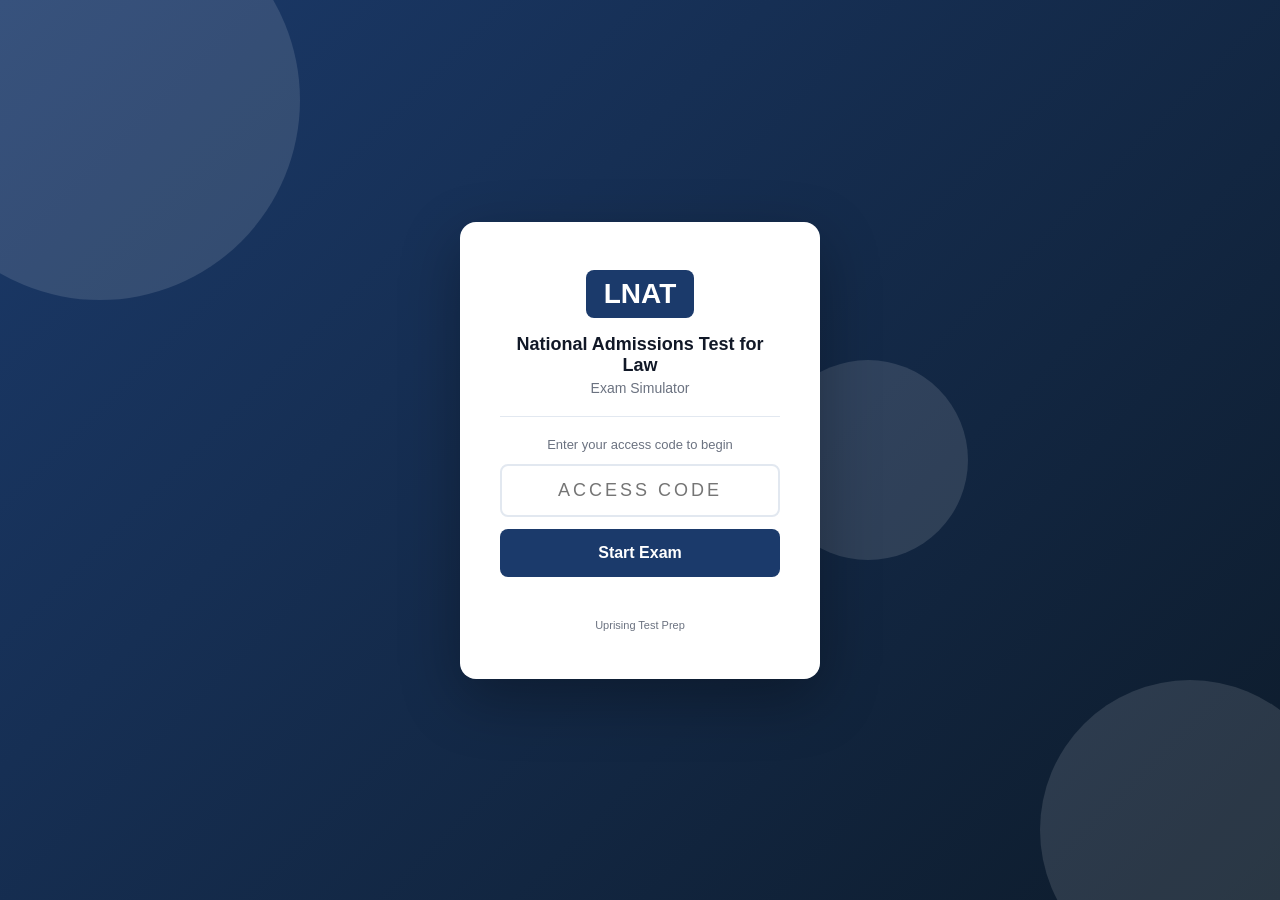
<file: index.html>
<!DOCTYPE html>
<html lang="en">
<head>
  <meta charset="UTF-8" />
  <meta name="viewport" content="width=device-width, initial-scale=1.0, viewport-fit=cover" />
  <meta name="apple-mobile-web-app-capable" content="yes" />
  <meta name="apple-mobile-web-app-status-bar-style" content="black-translucent" />
  <title>LNAT Exam Simulator</title>
  <link rel="stylesheet" href="style.css" />
</head>
<body>

<div id="access-gate">
  <div class="gate-bg-shapes">
    <div class="shape shape-1"></div>
    <div class="shape shape-2"></div>
    <div class="shape shape-3"></div>
  </div>
  <div class="gate-card">
    <div class="gate-logo">
      <div class="logo-badge">LNAT</div>
    </div>
    <h1 class="gate-title">National Admissions Test for Law</h1>
    <p class="gate-subtitle">Exam Simulator</p>
    <div class="gate-divider"></div>
    <p class="gate-instruction">Enter your access code to begin</p>
    <input type="text" id="access-code-input" class="gate-input"
           placeholder="Access Code" autocomplete="off"
           maxlength="20" spellcheck="false" />
    <button id="access-btn" class="gate-btn">Start Exam</button>
    <p id="access-error" class="gate-error"></p>
    <p class="gate-hint">Uprising Test Prep</p>
  </div>
</div>

<div id="app" style="display:none">
  <header class="top-bar">
    <div class="bar-left">
      <span class="bar-logo">LNAT</span>
      <span class="bar-title">Exam Simulator</span>
    </div>
    <div class="bar-right">
      <span class="bar-timer" id="timer-display">--:--</span>
      <button class="bar-btn" id="flag-btn">Flag</button>
      <button class="bar-btn bar-btn-primary" id="submit-btn">
        <span class="btn-full">Submit Exam</span>
        <span class="btn-short">Submit</span>
      </button>
    </div>
  </header>

  <div class="progress-strip">
    <div class="progress-bar" id="progress-bar"></div>
  </div>

  <main class="exam-main">
    <div class="question-panel">
      <div class="q-meta">
        <span id="q-counter"></span>
        <span id="q-domain" class="q-domain-tag"></span>
        <span id="q-flag-indicator" class="flag-chip" style="display:none">Flagged</span>
      </div>
      <div id="q-passage-wrap" class="q-passage-wrap" style="display:none;">
        <div id="q-passage-title" class="q-passage-title"></div>
        <p id="q-passage-text" class="q-passage-text"></p>
      </div>
      <div id="q-image-wrap" style="display:none; margin-bottom:14px;"></div>
      <p id="question-text" class="q-text"></p>
      <div id="options-list" class="options-list"></div>
      <div id="explanation-box" class="explanation-box" style="display:none">
        <div class="explanation-label">Explanation</div>
        <p id="explanation-text" class="explanation-text"></p>
      </div>
    </div>
    <div class="nav-bar">
      <button class="nav-btn" id="prev-btn">&#8592; Prev</button>
      <button class="nav-btn nav-btn-map" id="map-btn">Question Map</button>
      <button class="nav-btn nav-btn-next" id="next-btn">Next &#8594;</button>
    </div>
  </main>
</div>

<!-- Question Map Modal -->
<div id="map-modal" style="display:none">
  <div class="map-backdrop" id="map-backdrop"></div>
  <div class="map-panel">
    <div class="map-header">
      <span class="map-title">Question Map</span>
      <button id="map-close" class="map-close-btn">&#x2715; Close</button>
    </div>
    <div class="map-legend">
      <span class="leg-item"><span class="leg-swatch leg-answered"></span>Answered</span>
      <span class="leg-item"><span class="leg-swatch leg-flagged"></span>Flagged</span>
      <span class="leg-item"><span class="leg-swatch leg-unanswered"></span>Unanswered</span>
    </div>
    <div id="q-grid" class="q-grid"></div>
  </div>
</div>

<div id="results-screen" style="display:none">
  <div class="results-card">
    <div class="res-header">
      <div class="res-badge">LNAT</div>
      <h2 id="res-status" class="res-status"></h2>
      <p id="res-score" class="res-score"></p>
    </div>
    <div id="res-domains" class="res-domains"></div>
    <button id="res-review-btn" class="res-btn">Review Answers</button>
    <button id="res-restart-btn" class="res-btn res-btn-secondary">Restart</button>
  </div>
</div>

<script src="questions.js"></script>
<script src="app.js"></script>
</body>
</html>
</file>
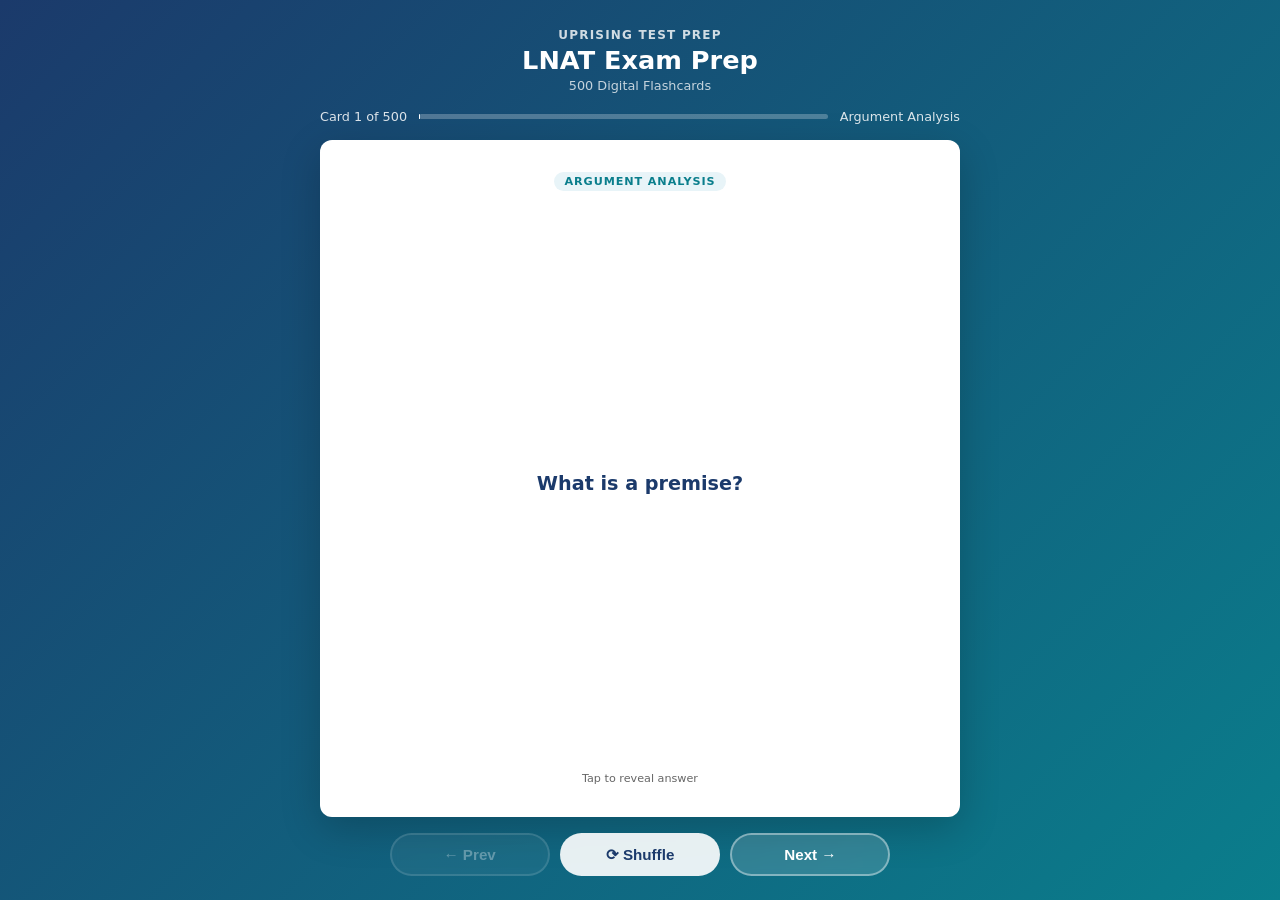
<file: flashcards/index.html>
<!DOCTYPE html>
<html lang="en">
<head>
  <meta charset="UTF-8">
  <meta name="viewport" content="width=device-width, initial-scale=1.0">
  <title>LNAT Exam Prep — Flashcards</title>
  <style>
    :root {
      --blue:   #1B3A6B;
      --teal:   #0A7E8C;
      --ltblue: #E8F4F8;
      --white:  #FFFFFF;
      --text:   #1A1A1A;
      --muted:  #666;
      --radius: 12px;
    }
    * { box-sizing: border-box; margin: 0; padding: 0; }
    html, body { height: 100%; }
    body {
      font-family: 'Segoe UI', system-ui, sans-serif;
      background: linear-gradient(135deg, var(--blue) 0%, var(--teal) 100%);
      min-height: 100dvh;
      display: flex;
      flex-direction: column;
      align-items: center;
      padding: 1.25rem 1rem 1rem;
      gap: 0.75rem;
      overflow-x: hidden;
    }
    header { text-align: center; color: #fff; flex-shrink: 0; }
    header .brand { font-size: 0.75rem; font-weight: 700; letter-spacing: 0.1em; opacity: 0.8; text-transform: uppercase; }
    header h1 { font-size: 1.3rem; font-weight: 800; margin-top: 0.2rem; }
    header .subtitle { font-size: 0.8rem; opacity: 0.75; margin-top: 0.15rem; }
    #progress-info {
      display: flex; align-items: center; gap: 0.75rem;
      color: rgba(255,255,255,0.85); font-size: 0.8rem;
      flex-shrink: 0; width: 100%; max-width: 640px;
    }
    #progress-bar-track {
      flex: 1; background: rgba(255,255,255,0.25);
      border-radius: 4px; height: 5px;
    }
    #progress-bar-fill { height: 100%; background: #fff; border-radius: 4px; transition: width 0.3s; }
    .card-scene {
      width: 100%; max-width: 640px;
      perspective: 1200px;
      cursor: pointer;
      flex: 1; min-height: 0;
      display: flex; flex-direction: column;
    }
    .card-inner {
      position: relative; width: 100%;
      flex: 1; min-height: 0;
      transition: transform 0.55s cubic-bezier(.4,0,.2,1);
      transform-style: preserve-3d;
    }
    .card-scene.flipped .card-inner { transform: rotateY(180deg); }
    .card-face {
      position: absolute; inset: 0;
      backface-visibility: hidden; -webkit-backface-visibility: hidden;
      border-radius: var(--radius);
      display: flex; flex-direction: column;
      padding: 1.5rem 1.75rem;
      box-shadow: 0 12px 40px rgba(0,0,0,0.2);
      overflow: hidden;
    }
    .card-front { background: var(--white); align-items: center; justify-content: center; }
    .card-back  { background: var(--ltblue); transform: rotateY(180deg); }
    .card-badge {
      font-size: 0.7rem; font-weight: 700; text-transform: uppercase;
      letter-spacing: 0.08em;
      background: var(--ltblue); color: var(--teal);
      padding: 0.2rem 0.65rem; border-radius: 20px;
      margin-bottom: 0.85rem; flex-shrink: 0;
    }
    .card-back .card-badge { background: rgba(10,126,140,0.12); }
    .card-front .q-text {
      font-size: 1.1rem; font-weight: 600; color: var(--blue); line-height: 1.55;
      text-align: center; overflow-y: auto; flex: 1;
      display: flex; align-items: center; justify-content: center;
      scrollbar-width: thin; scrollbar-color: rgba(27,58,107,0.3) transparent;
    }
    .card-back .a-label { font-size: 0.7rem; font-weight: 700; color: var(--teal); text-transform: uppercase; letter-spacing: 0.08em; margin-bottom: 0.4rem; flex-shrink: 0; }
    .card-back .a-text  {
      font-size: 0.975rem; color: var(--text); line-height: 1.65;
      overflow-y: auto; flex: 1; min-height: 0; padding-right: 4px;
      scrollbar-width: thin; scrollbar-color: rgba(10,126,140,0.4) transparent;
    }
    .card-back .a-text::-webkit-scrollbar { width: 4px; }
    .card-back .a-text::-webkit-scrollbar-track { background: transparent; }
    .card-back .a-text::-webkit-scrollbar-thumb { background: rgba(10,126,140,0.4); border-radius: 4px; }
    .tap-hint { flex-shrink: 0; margin-top: 0.6rem; font-size: 0.7rem; color: var(--muted); text-align: center; }
    .card-back .tap-hint { color: var(--teal); opacity: 0.7; }
    .controls {
      display: flex; gap: 0.65rem; flex-wrap: nowrap;
      justify-content: center; flex-shrink: 0;
      width: 100%; max-width: 640px;
      padding-bottom: env(safe-area-inset-bottom, 0px);
    }
    .btn {
      padding: 0.6rem 1.2rem; border-radius: 50px;
      border: 2px solid rgba(255,255,255,0.4);
      background: rgba(255,255,255,0.15); color: #fff;
      font-weight: 700; font-size: 0.875rem; cursor: pointer;
      transition: all 0.2s; backdrop-filter: blur(4px);
      white-space: nowrap; flex: 1; max-width: 160px;
    }
    .btn:hover { background: rgba(255,255,255,0.3); border-color: rgba(255,255,255,0.7); }
    .btn:active { transform: scale(0.96); }
    .btn:disabled { opacity: 0.35; cursor: not-allowed; }
    .btn.btn-primary { background: rgba(255,255,255,0.9); color: var(--blue); border-color: transparent; }
    .btn.btn-primary:hover { background: #fff; }
    #loading { color: rgba(255,255,255,0.8); font-size: 1rem; text-align: center; padding: 3rem; flex: 1; }
    @media (min-width: 768px) {
      body { padding: 1.75rem 1.5rem 1.5rem; gap: 1rem; }
      header h1 { font-size: 1.6rem; }
      .card-face { padding: 2rem 2.5rem; }
      .card-front .q-text { font-size: 1.2rem; }
      .card-back .a-text { font-size: 1.05rem; }
      .btn { font-size: 0.95rem; padding: 0.65rem 1.4rem; }
    }
    @media (max-width: 380px) {
      body { padding: 0.75rem; gap: 0.5rem; }
      header .brand { font-size: 0.65rem; }
      header h1 { font-size: 1.1rem; }
      header .subtitle { display: none; }
      .card-face { padding: 1rem 1.1rem; }
      .card-front .q-text { font-size: 0.975rem; }
      .card-back .a-text { font-size: 0.875rem; }
      .btn { font-size: 0.8rem; padding: 0.5rem 0.75rem; }
    }
  </style>
</head>
<body>
<header>
  <div class="brand">Uprising Test Prep</div>
  <h1>LNAT Exam Prep</h1>
  <div class="subtitle">500 Digital Flashcards</div>
</header>
<div id="progress-info">
  <span id="card-counter">Card 1 of 500</span>
  <div id="progress-bar-track"><div id="progress-bar-fill" style="width:0%"></div></div>
  <span id="domain-label"></span>
</div>
<div id="loading">Loading flashcards...</div>
<div class="card-scene" id="card-scene" style="display:none" onclick="flipCard()">
  <div class="card-inner" id="card-inner">
    <div class="card-face card-front">
      <div class="card-badge" id="front-badge"></div>
      <div class="q-text" id="q-text"></div>
      <div class="tap-hint">Tap to reveal answer</div>
    </div>
    <div class="card-face card-back">
      <div class="card-badge" id="back-badge">Answer</div>
      <div class="a-label">Answer</div>
      <div class="a-text" id="a-text"></div>
      <div class="tap-hint">Tap to flip back</div>
    </div>
  </div>
</div>
<div class="controls" id="controls" style="display:none">
  <button class="btn" id="prev-btn" onclick="event.stopPropagation();move(-1)" disabled>&#8592; Prev</button>
  <button class="btn btn-primary" onclick="event.stopPropagation();shuffleCards()">&#10227; Shuffle</button>
  <button class="btn" id="next-btn" onclick="event.stopPropagation();move(1)">Next &#8594;</button>
</div>
<script>
const DOMAIN_LABELS = {
  argument_analysis: "Argument Analysis",
  analysis_and_interpretation: "Analysis and Interpretation",
  literary_style_and_word_choice: "Literary Style and Word Choice",
};
let cards   = [];
let current = 0;
async function init() {
  try {
    const res = await fetch('flashcards.json');
    if (!res.ok) throw new Error('Network error');
    cards = await res.json();
    document.getElementById('loading').style.display    = 'none';
    document.getElementById('card-scene').style.display = 'flex';
    document.getElementById('controls').style.display   = 'flex';
    show();
  } catch (e) {
    document.getElementById('loading').textContent = 'Error loading flashcards. Please try refreshing.';
  }
}
function domainLabel(key) {
  return DOMAIN_LABELS[key] || key.replace(/_/g, ' ').replace(/\b\w/g, c => c.toUpperCase());
}
function show() {
  const c = cards[current];
  document.getElementById('card-scene').classList.remove('flipped');
  document.getElementById('a-text').scrollTop = 0;
  const label = domainLabel(c.domain || c.chapter || '');
  document.getElementById('q-text').textContent       = c.front;
  document.getElementById('a-text').textContent       = c.back;
  document.getElementById('front-badge').textContent  = label;
  document.getElementById('back-badge').textContent   = label;
  document.getElementById('card-counter').textContent = `Card ${current+1} of ${cards.length}`;
  document.getElementById('domain-label').textContent = label;
  document.getElementById('progress-bar-fill').style.width = `${((current+1)/cards.length*100).toFixed(1)}%`;
  document.getElementById('prev-btn').disabled = current === 0;
  document.getElementById('next-btn').disabled = current === cards.length - 1;
}
function flipCard() { document.getElementById('card-scene').classList.toggle('flipped'); }
function move(dir) {
  const next = current + dir;
  if (next < 0 || next >= cards.length) return;
  current = next; show();
}
function shuffleCards() {
  for (let i = cards.length - 1; i > 0; i--) {
    const j = Math.floor(Math.random() * (i+1));
    [cards[i], cards[j]] = [cards[j], cards[i]];
  }
  current = 0; show();
}
document.addEventListener('keydown', e => {
  if (e.key === 'ArrowRight' || e.key === 'ArrowDown') move(1);
  else if (e.key === 'ArrowLeft' || e.key === 'ArrowUp') move(-1);
  else if (e.key === ' ' || e.key === 'Enter') { e.preventDefault(); flipCard(); }
});
init();
</script>
</body>
</html>
</file>
<file: style.css>
/* LNAT Exam Simulator — Styles */
:root {
  --primary:   #1B3A6B;
  --pass:      #059669;
  --fail:      #DC2626;
  --bg:        #F3F4F8;
  --card:      #FFFFFF;
  --border:    #E2E8F0;
  --text:      #111827;
  --muted:     #6B7280;
  --radius:    10px;
}
*, *::before, *::after { box-sizing: border-box; margin: 0; padding: 0; }
body {
  font-family: -apple-system, BlinkMacSystemFont, "Segoe UI", sans-serif;
  background: var(--bg);
  color: var(--text);
  height: 100vh;
  height: 100dvh;
  overflow: hidden;
  -webkit-text-size-adjust: 100%;
}

/* ── Access Gate ─────────────────────────────────────────────────────────── */
#access-gate {
  display: flex;
  align-items: center;
  justify-content: center;
  height: 100vh;
  height: 100dvh;
  background: linear-gradient(135deg, var(--primary) 0%, #0d1b2a 100%);
  position: relative;
  overflow: hidden;
  padding: 20px;
  padding-top: max(20px, env(safe-area-inset-top));
  padding-bottom: max(20px, env(safe-area-inset-bottom));
}
.gate-bg-shapes { position: absolute; inset: 0; pointer-events: none; }
.shape { position: absolute; border-radius: 50%; opacity: .12; background: #fff; }
.shape-1 { width: 400px; height: 400px; top: -100px; left: -100px; }
.shape-2 { width: 300px; height: 300px; bottom: -80px; right: -60px; }
.shape-3 { width: 200px; height: 200px; top: 40%; left: 60%; }
.gate-card {
  background: #fff;
  border-radius: 16px;
  padding: 48px 40px;
  text-align: center;
  width: 100%;
  max-width: 360px;
  position: relative;
  z-index: 1;
  box-shadow: 0 20px 60px rgba(0,0,0,.3);
}
.logo-badge {
  display: inline-block;
  background: var(--primary);
  color: #fff;
  font-weight: 800;
  font-size: 28px;
  padding: 8px 18px;
  border-radius: 8px;
}
.gate-title { font-size: 18px; font-weight: 700; margin-top: 16px; color: var(--text); }
.gate-subtitle { color: var(--muted); font-size: 14px; margin-top: 4px; }
.gate-divider { height: 1px; background: var(--border); margin: 20px 0; }
.gate-instruction { font-size: 13px; color: var(--muted); margin-bottom: 12px; }
.gate-input {
  width: 100%;
  padding: 14px 16px;
  border: 2px solid var(--border);
  border-radius: 8px;
  font-size: 18px;
  text-align: center;
  text-transform: uppercase;
  letter-spacing: 3px;
  outline: none;
}
.gate-input:focus { border-color: var(--primary); }
.gate-btn {
  width: 100%;
  margin-top: 12px;
  padding: 15px;
  background: var(--primary);
  color: #fff;
  border: none;
  border-radius: 8px;
  font-size: 16px;
  font-weight: 600;
  cursor: pointer;
  -webkit-tap-highlight-color: transparent;
}
.gate-btn:hover { opacity: .9; }
.gate-error { color: var(--fail); font-size: 13px; margin-top: 8px; min-height: 18px; }
.gate-hint { color: var(--muted); font-size: 11px; margin-top: 16px; }

/* ── App shell ───────────────────────────────────────────────────────────── */
#app {
  display: flex;
  flex-direction: column;
  height: 100vh;
  height: 100dvh;
  padding-top: env(safe-area-inset-top);
}
.top-bar {
  display: flex;
  justify-content: space-between;
  align-items: center;
  background: var(--primary);
  color: #fff;
  padding: 0 20px;
  padding-left: max(20px, env(safe-area-inset-left));
  padding-right: max(20px, env(safe-area-inset-right));
  height: 52px;
  flex-shrink: 0;
  gap: 8px;
}
.bar-left { display: flex; align-items: center; gap: 8px; min-width: 0; }
.bar-logo { font-weight: 800; font-size: 18px; flex-shrink: 0; }
.bar-title { font-size: 14px; opacity: .8; white-space: nowrap; overflow: hidden; text-overflow: ellipsis; }
.bar-right { display: flex; align-items: center; gap: 8px; flex-shrink: 0; }
.bar-timer {
  font-variant-numeric: tabular-nums;
  font-size: 16px;
  font-weight: 600;
  min-width: 68px;
  text-align: right;
}
.bar-btn {
  padding: 7px 13px;
  background: rgba(255,255,255,.15);
  border: 1px solid rgba(255,255,255,.3);
  color: #fff;
  border-radius: 6px;
  cursor: pointer;
  font-size: 13px;
  white-space: nowrap;
  -webkit-tap-highlight-color: transparent;
  touch-action: manipulation;
}
.bar-btn:hover { background: rgba(255,255,255,.25); }
.bar-btn-primary {
  background: #fff;
  color: var(--primary);
  border-color: #fff;
  font-weight: 600;
}
.bar-btn-primary:hover { background: #f0f0f0; }
.btn-short { display: none; }
.btn-full  { display: inline; }

.progress-strip { height: 4px; background: rgba(0,0,0,.1); flex-shrink: 0; }
.progress-bar   { height: 100%; background: #4ade80; transition: width .3s; }

/* ── Main exam area ──────────────────────────────────────────────────────── */
.exam-main {
  flex: 1;
  overflow: hidden;
  display: flex;
  flex-direction: column;
  padding: 16px 20px 0;
  padding-left: max(16px, env(safe-area-inset-left));
  padding-right: max(16px, env(safe-area-inset-right));
  min-height: 0;
}
.question-panel { flex: 1; overflow-y: auto; padding-bottom: 12px; -webkit-overflow-scrolling: touch; }
.q-meta {
  display: flex;
  align-items: center;
  gap: 8px;
  margin-bottom: 12px;
  font-size: 13px;
  color: var(--muted);
  flex-wrap: wrap;
}
.q-domain-tag {
  background: var(--primary);
  color: #fff;
  padding: 2px 8px;
  border-radius: 4px;
  font-size: 11px;
  font-weight: 600;
}
.flag-chip {
  background: #FEF3C7;
  color: #92400E;
  padding: 2px 8px;
  border-radius: 4px;
  font-size: 11px;
  font-weight: 600;
}
.q-image {
  max-width: 100%;
  height: auto;
  border-radius: 6px;
  border: 1px solid var(--border);
  display: block;
  margin-bottom: 14px;
}
.q-passage-wrap {
  background: var(--light, #EEF3FF);
  border: 1px solid var(--border);
  border-left: 4px solid var(--primary, #1B3A6B);
  border-radius: 6px;
  padding: 16px 18px;
  margin-bottom: 18px;
  max-height: 320px;
  overflow-y: auto;
}
.q-passage-title { font-weight: 700; font-size: 14px; margin-bottom: 8px; color: var(--primary, #1B3A6B); }
.q-passage-text { font-size: 14px; line-height: 1.6; white-space: pre-wrap; margin: 0; }
.q-text { font-size: 16px; line-height: 1.65; margin-bottom: 20px; }
.options-list { display: flex; flex-direction: column; gap: 10px; }
.option {
  display: flex;
  align-items: flex-start;
  gap: 12px;
  padding: 15px 16px;
  background: var(--card);
  border: 2px solid var(--border);
  border-radius: var(--radius);
  cursor: pointer;
  transition: .15s;
  -webkit-tap-highlight-color: transparent;
  touch-action: manipulation;
  min-height: 52px;
}
.option:hover  { border-color: var(--primary); background: #F8FAFF; }
.option.selected  { border-color: var(--primary); background: #EEF3FF; }
.option.correct   { border-color: #059669; background: #ECFDF5; }
.option.incorrect { border-color: #DC2626; background: #FEF2F2; }
.explanation-box {
  margin-top: 20px;
  padding: 16px 18px;
  background: #F0F9FF;
  border-left: 4px solid #2563EB;
  border-radius: 6px;
}
.explanation-label {
  font-size: 11px;
  font-weight: 700;
  text-transform: uppercase;
  letter-spacing: .06em;
  color: #2563EB;
  margin-bottom: 8px;
}
.explanation-text { font-size: 14.5px; line-height: 1.7; color: #1e293b; margin: 0; }
.opt-letter { font-weight: 700; font-size: 15px; color: var(--primary); min-width: 22px; padding-top: 1px; flex-shrink: 0; }
.opt-text   { font-size: 15px; line-height: 1.5; }

/* ── Nav bar ─────────────────────────────────────────────────────────────── */
.nav-bar {
  display: flex;
  align-items: center;
  gap: 8px;
  padding: 10px 0;
  padding-bottom: max(14px, env(safe-area-inset-bottom));
  flex-shrink: 0;
}
.nav-btn {
  flex: 1;
  padding: 13px 8px;
  background: var(--card);
  border: 1px solid var(--border);
  border-radius: 8px;
  cursor: pointer;
  font-size: 15px;
  font-weight: 500;
  text-align: center;
  -webkit-tap-highlight-color: transparent;
  touch-action: manipulation;
  min-height: 48px;
}
.nav-btn:hover      { background: #f0f0f0; }
.nav-btn-map {
  background: var(--bg);
  border-color: var(--primary);
  color: var(--primary);
  font-weight: 600;
}
.nav-btn-map:hover { background: #EEF3FF; }
.nav-btn-next {
  background: var(--primary);
  color: #fff;
  border-color: var(--primary);
}
.nav-btn-next:hover { opacity: .9; }

/* ── Question Map Modal ──────────────────────────────────────────────────── */
#map-modal {
  position: fixed;
  inset: 0;
  z-index: 1000;
  display: flex;
  flex-direction: column;
  justify-content: flex-end;
}
.map-backdrop { position: absolute; inset: 0; background: rgba(0,0,0,.5); }
.map-panel {
  position: relative;
  background: #fff;
  border-radius: 20px 20px 0 0;
  padding: 20px;
  padding-bottom: max(20px, env(safe-area-inset-bottom));
  max-height: 80vh;
  max-height: 80dvh;
  display: flex;
  flex-direction: column;
  box-shadow: 0 -4px 30px rgba(0,0,0,.2);
}
.map-header {
  display: flex;
  align-items: center;
  justify-content: space-between;
  margin-bottom: 12px;
  flex-shrink: 0;
}
.map-title { font-size: 17px; font-weight: 700; color: var(--text); }
.map-close-btn {
  padding: 8px 16px;
  background: var(--bg);
  border: 1px solid var(--border);
  border-radius: 8px;
  cursor: pointer;
  font-size: 14px;
  font-weight: 500;
  min-height: 40px;
  -webkit-tap-highlight-color: transparent;
  touch-action: manipulation;
}
.map-close-btn:hover { background: #e5e7eb; }
.map-legend { display: flex; gap: 16px; margin-bottom: 14px; flex-shrink: 0; flex-wrap: wrap; }
.leg-item { display: flex; align-items: center; gap: 6px; font-size: 13px; color: var(--muted); }
.leg-swatch {
  width: 16px;
  height: 16px;
  border-radius: 3px;
  border: 1px solid var(--border);
  background: var(--card);
  display: inline-block;
  flex-shrink: 0;
}
.leg-swatch.leg-answered  { background: var(--primary); border-color: var(--primary); }
.leg-swatch.leg-flagged   { background: #FEF3C7; border-color: #F59E0B; }
.leg-swatch.leg-unanswered { background: var(--card); }
.q-grid {
  display: flex;
  flex-wrap: wrap;
  gap: 6px;
  overflow-y: auto;
  flex: 1;
  padding-bottom: 8px;
  -webkit-overflow-scrolling: touch;
}
.grid-btn {
  width: 40px;
  height: 40px;
  border: 1px solid var(--border);
  border-radius: 6px;
  background: var(--card);
  font-size: 12px;
  cursor: pointer;
  font-weight: 500;
  -webkit-tap-highlight-color: transparent;
  touch-action: manipulation;
}
.grid-btn.answered { background: var(--primary); color: #fff; border-color: var(--primary); }
.grid-btn.flagged  { background: #FEF3C7; border-color: #F59E0B; }
.grid-btn.active   { outline: 3px solid var(--primary); outline-offset: 2px; }

/* ── Results ─────────────────────────────────────────────────────────────── */
#results-screen {
  display: flex;
  align-items: flex-start;
  justify-content: center;
  min-height: 100vh;
  min-height: 100dvh;
  background: var(--bg);
  overflow-y: auto;
  -webkit-overflow-scrolling: touch;
  padding: 20px 16px;
  padding-top: max(20px, env(safe-area-inset-top));
  padding-bottom: max(20px, env(safe-area-inset-bottom));
}
.results-card {
  background: var(--card);
  border-radius: 16px;
  padding: 40px;
  max-width: 480px;
  width: 100%;
  box-shadow: 0 8px 30px rgba(0,0,0,.1);
}
.res-header { text-align: center; margin-bottom: 24px; }
.res-badge {
  display: inline-block;
  background: var(--primary);
  color: #fff;
  font-weight: 800;
  font-size: 22px;
  padding: 6px 16px;
  border-radius: 8px;
}
.res-status { font-size: 36px; font-weight: 800; margin-top: 12px; }
.res-score  { font-size: 18px; color: var(--muted); margin-top: 4px; }
.res-domains { margin-bottom: 24px; display: flex; flex-direction: column; gap: 10px; }
.res-domain-row { display: flex; align-items: center; gap: 8px; font-size: 13px; }
.res-domain-name { width: 160px; font-weight: 500; flex-shrink: 0; }
.res-domain-bar-wrap { flex: 1; background: #E5E7EB; border-radius: 4px; height: 8px; overflow: hidden; }
.res-domain-bar { height: 100%; border-radius: 4px; transition: width .5s; }
.res-domain-pct { width: 36px; text-align: right; font-weight: 600; }
.res-btn {
  width: 100%;
  padding: 15px;
  background: var(--primary);
  color: #fff;
  border: none;
  border-radius: 8px;
  font-size: 15px;
  font-weight: 600;
  cursor: pointer;
  margin-bottom: 10px;
  min-height: 52px;
  -webkit-tap-highlight-color: transparent;
  touch-action: manipulation;
}
.res-btn:hover { opacity: .9; }
.res-btn-secondary {
  background: transparent;
  color: var(--primary);
  border: 2px solid var(--primary);
}
.res-btn-secondary:hover { background: var(--primary); color: #fff; }

/* ── Mobile breakpoint (phones ≤ 640px) ─────────────────────────────────── */
@media (max-width: 640px) {
  /* Gate card */
  .gate-card { padding: 32px 24px; }

  /* Top bar: hide long title text, swap Submit label */
  .bar-title  { display: none; }
  .btn-full   { display: none; }
  .btn-short  { display: inline; }
  .bar-right  { gap: 6px; }
  .bar-btn    { padding: 6px 10px; font-size: 12px; }
  .bar-timer  { font-size: 14px; min-width: 58px; }

  /* Exam main */
  .exam-main { padding: 12px 14px 0; }
  .q-text { font-size: 16px; }
  .opt-text { font-size: 15px; }

  /* Nav bar — bigger touch targets */
  .nav-btn { font-size: 14px; padding: 14px 6px; }

  /* Results */
  .results-card { padding: 28px 20px; }
  .res-domain-name { width: 110px; font-size: 12px; }
  .res-domain-pct  { font-size: 12px; }
  .res-status { font-size: 30px; }

  /* Map grid — slightly bigger buttons on phones */
  .grid-btn { width: 42px; height: 42px; }
}

/* ── Very small phones (≤ 380px) ────────────────────────────────────────── */
@media (max-width: 380px) {
  .bar-logo { font-size: 15px; }
  .bar-btn  { padding: 5px 8px; font-size: 11px; }
  .bar-timer { font-size: 13px; min-width: 52px; }
  .nav-btn  { font-size: 13px; }
  .grid-btn { width: 38px; height: 38px; font-size: 11px; }
}
</file>
